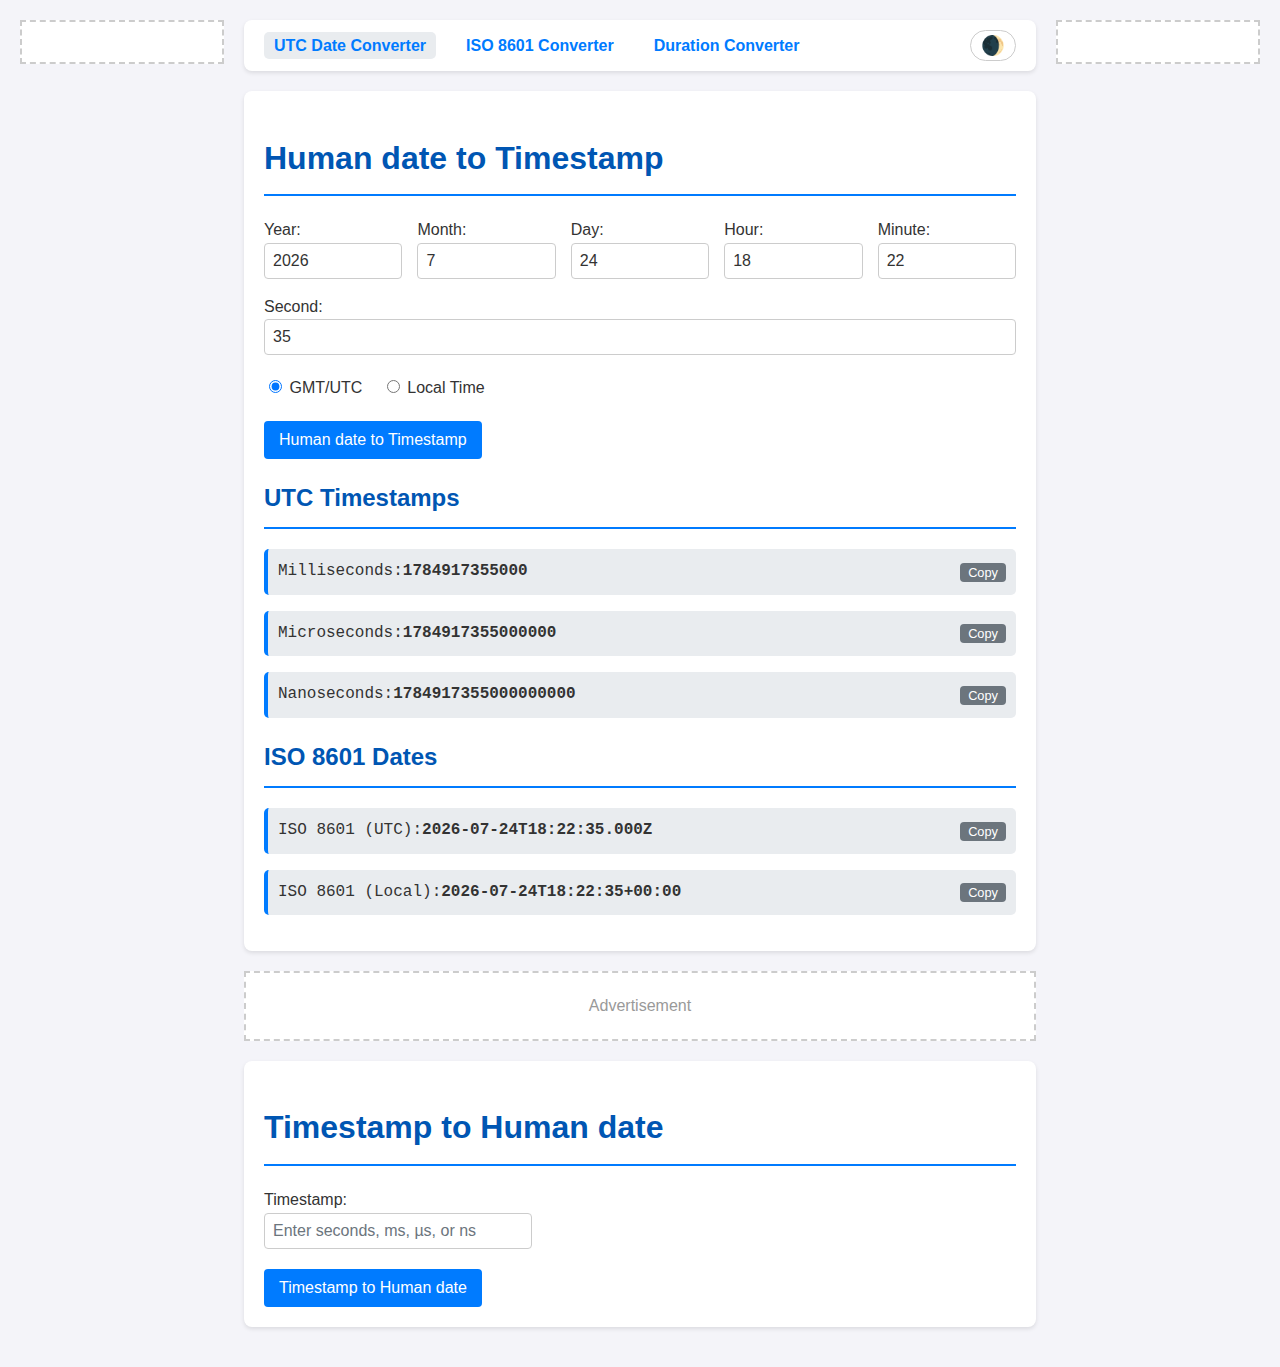
<file: index.html>
<!DOCTYPE html>
<html lang="en">
<head>
    <meta charset="UTF-8">
    <meta name="viewport" content="width=device-width, initial-scale=1.0">
    <meta name="description" content="Free online tool to convert UTC dates to Epoch timestamps (milliseconds, microseconds, nanoseconds) and vice-versa. Includes ISO 8601 format conversion.">
    <meta name="keywords" content="epoch converter, timestamp converter, utc date, human date to timestamp, time tools, nanoseconds, microseconds">
    <title>Epoch &amp; UTC Date Converter | Time Tools</title>
    <link rel="stylesheet" href="style.css">
</head>
<body>
    <div class="page-wrapper">
        <div class="side-ad left-ad">
            <script async src="https://pagead2.googlesyndication.com/pagead/js/adsbygoogle.js?client=ca-pub-1959532382727156"
                 crossorigin="anonymous"></script>
            <!-- time converter -->
            <ins class="adsbygoogle"
                 style="display:block"
                 data-ad-client="ca-pub-1959532382727156"
                 data-ad-slot="9444730198"
                 data-ad-format="auto"
                 data-full-width-responsive="true"></ins>
            <script>
                 (adsbygoogle = window.adsbygoogle || []).push({});
            </script>
        </div>
        <div class="content-wrapper">
            <nav>
                <ul>
            <li><a href="index.html" class="active">UTC Date Converter</a></li>
            <li><a href="iso-converter.html">ISO 8601 Converter</a></li>
            <li><a href="duration-converter.html">Duration Converter</a></li>
            <li class="theme-toggle-container"><button id="theme-toggle">🌓</button></li>
        </ul>
    </nav>

    <div class="card">
        <h1>Human date to Timestamp</h1>

    <div class="container">
        <label>Year: <input type="number" id="year" required></label>
        <label>Month: <input type="number" id="month" min="1" max="12" required></label>
        <label>Day: <input type="number" id="day" min="1" max="31" required></label>
        <label>Hour: <input type="number" id="hour" min="0" max="23" required></label>
        <label>Minute: <input type="number" id="minute" min="0" max="59" required></label>
        <label>Second: <input type="number" id="second" min="0" max="59" required></label>
    </div>

    <div style="margin-bottom: 20px;">
        <input type="radio" id="tz_gmt" name="timezone_type" value="gmt" checked>
        <label for="tz_gmt" style="display: inline;">GMT/UTC</label>
        <input type="radio" id="tz_local" name="timezone_type" value="local" style="margin-left: 20px;">
        <label for="tz_local" style="display: inline;">Local Time</label>
    </div>

    <button id="convertBtn">Human date to Timestamp</button>

    <div id="results">
        <h2>UTC Timestamps</h2>
        <p>Milliseconds: <span id="ms"></span><button class="copy-btn" data-target="ms">Copy</button></p>
        <p>Microseconds: <span id="us"></span><button class="copy-btn" data-target="us">Copy</button></p>
        <p>Nanoseconds: <span id="ns"></span><button class="copy-btn" data-target="ns">Copy</button></p>
    </div>

    <div id="date_to_iso_results">
        <h2>ISO 8601 Dates</h2>
        <p>ISO 8601 (UTC): <span id="date_to_iso_utc"></span><button class="copy-btn" data-target="date_to_iso_utc">Copy</button></p>
        <p>ISO 8601 (Local): <span id="date_to_iso_local"></span><button class="copy-btn" data-target="date_to_iso_local">Copy</button></p>
    </div>
</div>

<div class="ad-placeholder">
    <!-- 
      Your Google AdSense ad unit code can be placed here.
      Sign up for AdSense, create an ad unit, and paste the provided code snippet.
    -->
    Advertisement
</div>

<div class="card">
    <h1>Timestamp to Human date</h1>

    <div class="container">
        <label>Timestamp: <input type="text" id="timestamp" placeholder="Enter seconds, ms, µs, or ns" style="width: 250px;"></label>
    </div>

    <button id="convertTsBtn">Timestamp to Human date</button>

    <div id="ts_results">
        <h2>Converted Dates</h2>
        <p>GMT/UTC Time: <span id="gmt_time"></span><button class="copy-btn" data-target="gmt_time">Copy</button></p>
        <p>Your Local Time: <span id="local_time"></span><button class="copy-btn" data-target="local_time">Copy</button></p>
        <p>Relative Time: <span id="relative_time"></span></p>
    </div>
</div>
        </div>
        <div class="side-ad right-ad">
            <script async src="https://pagead2.googlesyndication.com/pagead/js/adsbygoogle.js?client=ca-pub-1959532382727156"
                 crossorigin="anonymous"></script>
            <!-- time converter -->
            <ins class="adsbygoogle"
                 style="display:block"
                 data-ad-client="ca-pub-1959532382727156"
                 data-ad-slot="9444730198"
                 data-ad-format="auto"
                 data-full-width-responsive="true"></ins>
            <script>
                 (adsbygoogle = window.adsbygoogle || []).push({});
            </script>
        </div>
    </div>

    <script>
        function getRelativeTime(date) {
            const now = new Date();
            const diffInSeconds = (date.getTime() - now.getTime()) / 1000;
            
            const rtf = new Intl.RelativeTimeFormat('en', { numeric: 'auto' });

            const units = [
                { unit: 'year', seconds: 31536000 },
                { unit: 'month', seconds: 2592000 },
                { unit: 'week', seconds: 604800 },
                { unit: 'day', seconds: 86400 },
                { unit: 'hour', seconds: 3600 },
                { unit: 'minute', seconds: 60 },
            ];

            for (const { unit, seconds } of units) {
                if (Math.abs(diffInSeconds) >= seconds) {
                    const value = Math.round(diffInSeconds / seconds);
                    return rtf.format(value, unit);
                }
            }
            
            const value = Math.round(diffInSeconds);
            if (Math.abs(value) > 0) {
                return rtf.format(value, 'second');
            }
            
            return 'just now';
        }

        function copyToClipboard(elementId) {
            const textToCopy = document.getElementById(elementId).textContent;
            if (navigator.clipboard && textToCopy) {
                navigator.clipboard.writeText(textToCopy).then(() => {
                    // Optional: show a temporary "Copied!" message
                    const originalBtn = document.querySelector(`button[data-target='${elementId}']`);
                    if (originalBtn) {
                        const originalText = originalBtn.textContent;
                        originalBtn.textContent = 'Copied!';
                        setTimeout(() => {
                            originalBtn.textContent = originalText;
                        }, 1500);
                    }
                }).catch(err => {
                    console.error('Failed to copy: ', err);
                });
            }
        }
        
        function convertHumanDate() {
            const year = parseInt(document.getElementById('year').value);
            const month = parseInt(document.getElementById('month').value);
            const day = parseInt(document.getElementById('day').value);
            const hour = parseInt(document.getElementById('hour').value) || 0;
            const minute = parseInt(document.getElementById('minute').value) || 0;
            const second = parseInt(document.getElementById('second').value) || 0;

            const isLocal = document.getElementById('tz_local').checked;

            let dateInMs;
            // Month is 0-indexed in JavaScript Date, so we subtract 1.
            if (isLocal) {
                dateInMs = new Date(year, month - 1, day, hour, minute, second).getTime();
            } else {
                dateInMs = Date.UTC(year, month - 1, day, hour, minute, second);
            }

            const resultsDiv = document.getElementById('results');
            const msSpan = document.getElementById('ms');
            const usSpan = document.getElementById('us');
            const nsSpan = document.getElementById('ns');

            const dateToIsoResultsDiv = document.getElementById('date_to_iso_results');
            const isoUtcSpan = document.getElementById('date_to_iso_utc');
            const isoLocalSpan = document.getElementById('date_to_iso_local');

            if (isNaN(dateInMs)) {
                msSpan.textContent = 'Invalid Date';
                usSpan.textContent = 'Invalid Date';
                nsSpan.textContent = 'Invalid Date';
                isoUtcSpan.textContent = 'Invalid Date';
                isoLocalSpan.textContent = 'Invalid Date';
                resultsDiv.style.display = 'block';
                dateToIsoResultsDiv.style.display = 'block';
                return;
            }

            const ms = BigInt(dateInMs);
            const us = ms * 1000n;
            const ns = us * 1000n;

            msSpan.textContent = ms.toString();
            usSpan.textContent = us.toString();
            nsSpan.textContent = ns.toString();
            resultsDiv.style.display = 'block';

            const date = new Date(dateInMs);
            isoUtcSpan.textContent = date.toISOString();

            // For local ISO string, we need to build it manually to include timezone offset
            const tzOffset = -date.getTimezoneOffset();
            const diff = tzOffset >= 0 ? '+' : '-';
            const pad = (num) => (num < 10 ? '0' : '') + num;
            
            const localIsoString = date.getFullYear() +
                '-' + pad(date.getMonth() + 1) +
                '-' + pad(date.getDate()) +
                'T' + pad(date.getHours()) +
                ':' + pad(date.getMinutes()) +
                ':' + pad(date.getSeconds()) +
                diff + pad(Math.floor(Math.abs(tzOffset) / 60)) +
                ':' + pad(Math.abs(tzOffset) % 60);

            isoLocalSpan.textContent = localIsoString;
            dateToIsoResultsDiv.style.display = 'block';
        }

        function convertTimestamp() {
            const timestampStr = document.getElementById('timestamp').value.trim();
            if (!timestampStr) return;

            if (!timestampStr.match(/^\d+$/)) {
                return;
            }

            let timestamp;
            try {
                timestamp = BigInt(timestampStr);
            } catch (e) {
                return;
            }

            let dateInMs;
            // Heuristic to determine unit based on number of digits
            if (timestampStr.length > 16) { // nanoseconds (e.g. 19 digits)
                dateInMs = Number(timestamp / 1000000n);
            } else if (timestampStr.length > 13) { // microseconds (e.g. 16 digits)
                dateInMs = Number(timestamp / 1000n);
            } else if (timestampStr.length > 10) { // milliseconds (e.g. 13 digits)
                dateInMs = Number(timestamp);
            } else { // seconds (e.g. 10 digits)
                dateInMs = Number(timestamp * 1000n);
            }

            const date = new Date(dateInMs);

            const gmtSpan = document.getElementById('gmt_time');
            const localSpan = document.getElementById('local_time');
            const relativeSpan = document.getElementById('relative_time');

            if (isNaN(date.getTime())) {
                gmtSpan.textContent = 'Invalid Timestamp';
                localSpan.textContent = 'Invalid Timestamp';
                relativeSpan.textContent = '';
            } else {
                gmtSpan.textContent = date.toUTCString();
                localSpan.textContent = date.toString();
                relativeSpan.textContent = getRelativeTime(date);
            }
            tsResultsDiv.style.display = 'block';
        }

        document.getElementById('convertBtn').addEventListener('click', convertHumanDate);
        document.querySelectorAll('.card:first-child input').forEach(input => {
            input.addEventListener('input', convertHumanDate);
        });

        // Hide results on page load
        document.getElementById('results').style.display = 'none';
        document.getElementById('date_to_iso_results').style.display = 'none';

        // --- Timestamp to Human Date ---
        const tsResultsDiv = document.getElementById('ts_results');
        tsResultsDiv.style.display = 'none'; // Hide on load

        document.getElementById('convertTsBtn').addEventListener('click', convertTimestamp);
        document.getElementById('timestamp').addEventListener('input', convertTimestamp);

        document.querySelectorAll('.copy-btn').forEach(button => {
            button.addEventListener('click', () => copyToClipboard(button.dataset.target));
        });

        // Prefill date/time inputs with current date/time on page load
        (function() {
            const now = new Date();
            document.getElementById('year').value = now.getFullYear();
            document.getElementById('month').value = now.getMonth() + 1; // Month is 0-indexed
            document.getElementById('day').value = now.getDate();
            document.getElementById('hour').value = now.getHours();
            document.getElementById('minute').value = now.getMinutes();
            document.getElementById('second').value = now.getSeconds();

            // Trigger initial conversion for prefilled values
            convertHumanDate();
        })();

        // --- Theme Toggle ---
        (function() {
            const themeToggle = document.getElementById('theme-toggle');
            const body = document.body;
            
            themeToggle.addEventListener('click', () => {
                body.classList.toggle('dark-mode');
                const isDarkMode = body.classList.contains('dark-mode');
                localStorage.setItem('theme', isDarkMode ? 'dark' : 'light');
                themeToggle.textContent = isDarkMode ? '☀️' : '🌒';
            });

            const savedTheme = localStorage.getItem('theme');
            const prefersDark = window.matchMedia && window.matchMedia('(prefers-color-scheme: dark)').matches;

            if (savedTheme === 'dark' || (!savedTheme && prefersDark)) {
                body.classList.add('dark-mode');
                themeToggle.textContent = '☀️';
            } else {
                body.classList.remove('dark-mode');
                themeToggle.textContent = '🌒';
            }
        })();
    </script>
</body>
</html>
</file>
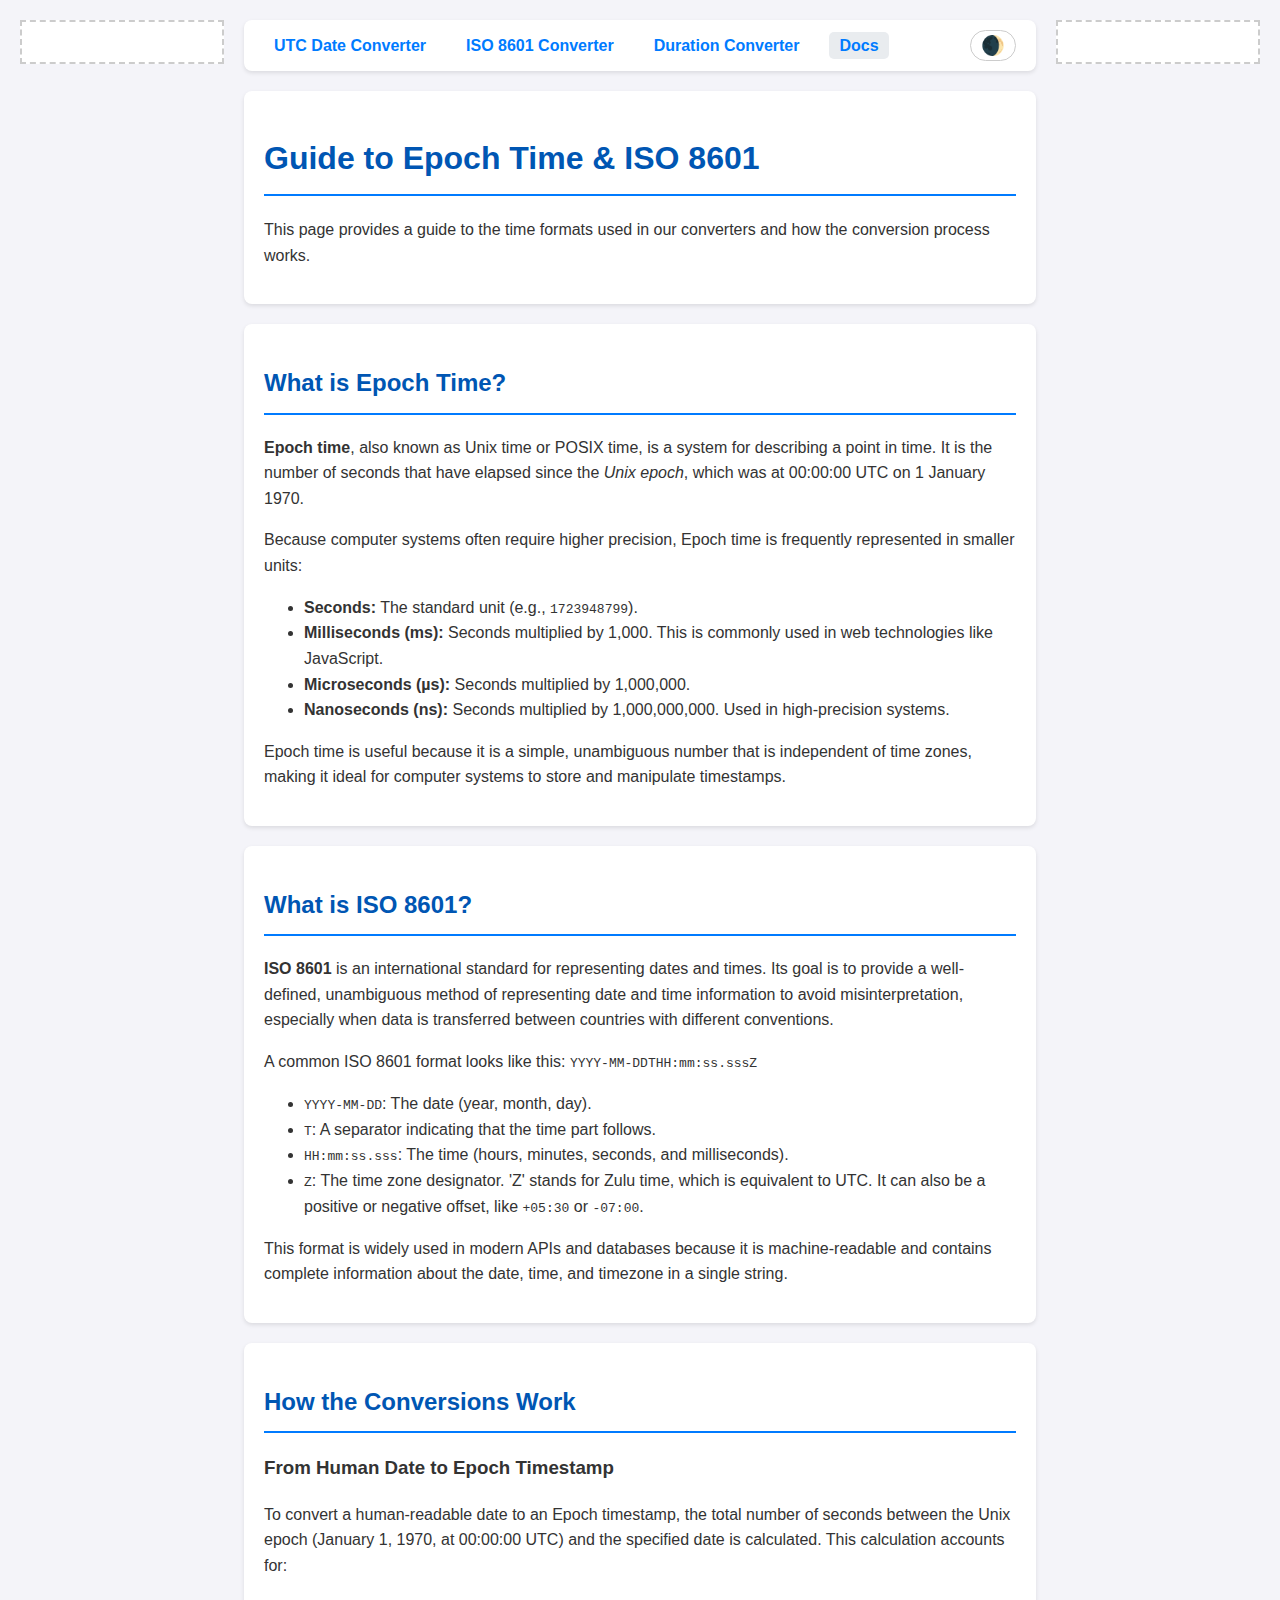
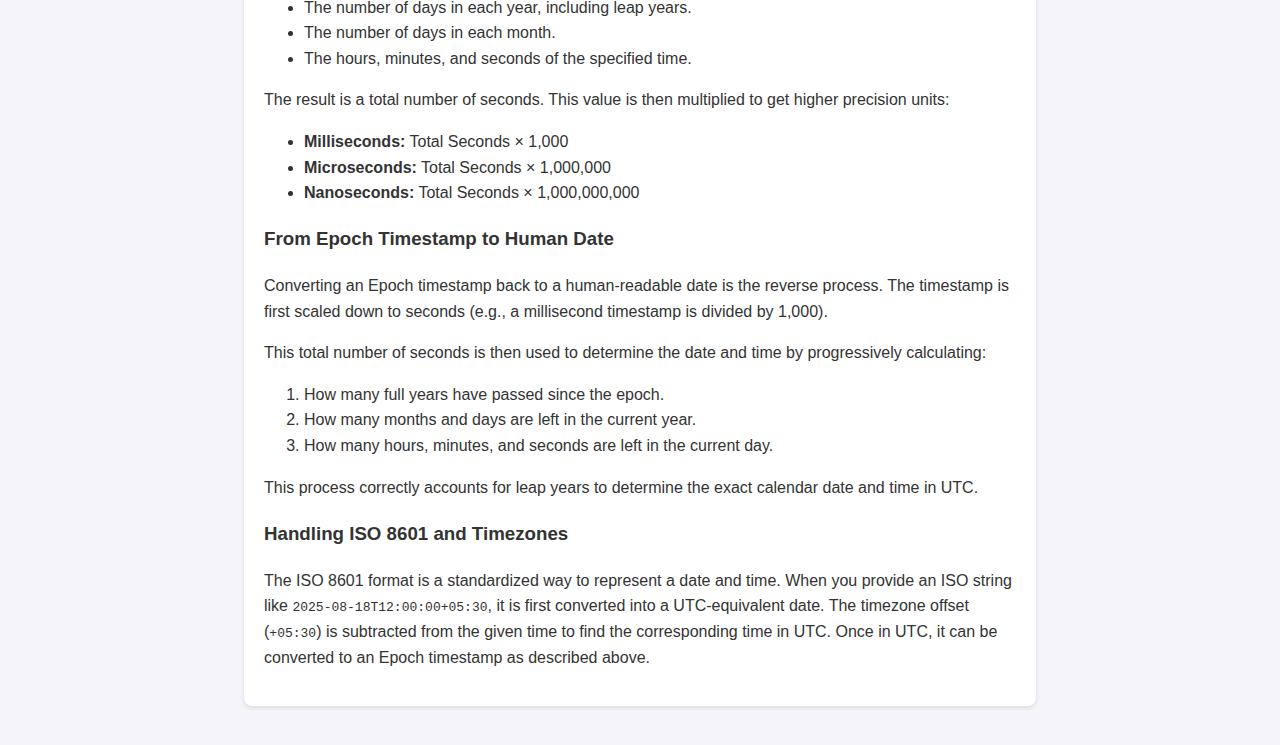
<file: docs.html>
<!DOCTYPE html>
<html lang="en">
<head>
    <meta charset="UTF-8">
    <meta name="viewport" content="width=device-width, initial-scale=1.0">
    <meta name="description" content="A comprehensive guide to Epoch (Unix) timestamps and the ISO 8601 date format. Learn what they are, how they work, and how to convert between them.">
    <meta name="keywords" content="epoch time, unix time, iso 8601, what is epoch, what is iso 8601, timestamp documentation, date format guide, epoch guide">
    <title>Guide to Epoch Time &amp; ISO 8601 | Time Tools Docs</title>
    <link rel="stylesheet" href="style.css">
</head>
<body>
    <div class="page-wrapper">
        <div class="side-ad left-ad">
            <script async src="https://pagead2.googlesyndication.com/pagead/js/adsbygoogle.js?client=ca-pub-1959532382727156"
                 crossorigin="anonymous"></script>
            <!-- time converter -->
            <ins class="adsbygoogle"
                 style="display:block"
                 data-ad-client="ca-pub-1959532382727156"
                 data-ad-slot="9444730198"
                 data-ad-format="auto"
                 data-full-width-responsive="true"></ins>
            <script>
                 (adsbygoogle = window.adsbygoogle || []).push({});
            </script>
        </div>
        <div class="content-wrapper">
            <nav>
                <ul>
                    <li><a href="index.html">UTC Date Converter</a></li>
                    <li><a href="iso-converter.html">ISO 8601 Converter</a></li>
                    <li><a href="duration-converter.html">Duration Converter</a></li>
                    <li><a href="docs.html" class="active">Docs</a></li>
                    <li class="theme-toggle-container"><button id="theme-toggle">🌓</button></li>
                </ul>
            </nav>

            <div class="card">
                <h1>Guide to Epoch Time &amp; ISO 8601</h1>
                <p>This page provides a guide to the time formats used in our converters and how the conversion process works.</p>
            </div>

            <div class="card">
                <h2>What is Epoch Time?</h2>
                <p><strong>Epoch time</strong>, also known as Unix time or POSIX time, is a system for describing a point in time. It is the number of seconds that have elapsed since the <em>Unix epoch</em>, which was at 00:00:00 UTC on 1 January 1970.</p>
                <p>Because computer systems often require higher precision, Epoch time is frequently represented in smaller units:</p>
                <ul>
                    <li><strong>Seconds:</strong> The standard unit (e.g., <code>1723948799</code>).</li>
                    <li><strong>Milliseconds (ms):</strong> Seconds multiplied by 1,000. This is commonly used in web technologies like JavaScript.</li>
                    <li><strong>Microseconds (µs):</strong> Seconds multiplied by 1,000,000.</li>
                    <li><strong>Nanoseconds (ns):</strong> Seconds multiplied by 1,000,000,000. Used in high-precision systems.</li>
                </ul>
                <p>Epoch time is useful because it is a simple, unambiguous number that is independent of time zones, making it ideal for computer systems to store and manipulate timestamps.</p>
            </div>

            <div class="card">
                <h2>What is ISO 8601?</h2>
                <p><strong>ISO 8601</strong> is an international standard for representing dates and times. Its goal is to provide a well-defined, unambiguous method of representing date and time information to avoid misinterpretation, especially when data is transferred between countries with different conventions.</p>
                <p>A common ISO 8601 format looks like this: <code>YYYY-MM-DDTHH:mm:ss.sssZ</code></p>
                <ul>
                    <li><code>YYYY-MM-DD</code>: The date (year, month, day).</li>
                    <li><code>T</code>: A separator indicating that the time part follows.</li>
                    <li><code>HH:mm:ss.sss</code>: The time (hours, minutes, seconds, and milliseconds).</li>
                    <li><code>Z</code>: The time zone designator. 'Z' stands for Zulu time, which is equivalent to UTC. It can also be a positive or negative offset, like <code>+05:30</code> or <code>-07:00</code>.</li>
                </ul>
                <p>This format is widely used in modern APIs and databases because it is machine-readable and contains complete information about the date, time, and timezone in a single string.</p>
            </div>

            <div class="card">
                <h2>How the Conversions Work</h2>
                
                <h3>From Human Date to Epoch Timestamp</h3>
                <p>To convert a human-readable date to an Epoch timestamp, the total number of seconds between the Unix epoch (January 1, 1970, at 00:00:00 UTC) and the specified date is calculated. This calculation accounts for:</p>
                <ul>
                    <li>The number of days in each year, including leap years.</li>
                    <li>The number of days in each month.</li>
                    <li>The hours, minutes, and seconds of the specified time.</li>
                </ul>
                <p>The result is a total number of seconds. This value is then multiplied to get higher precision units:</p>
                <ul>
                    <li><strong>Milliseconds:</strong> Total Seconds × 1,000</li>
                    <li><strong>Microseconds:</strong> Total Seconds × 1,000,000</li>
                    <li><strong>Nanoseconds:</strong> Total Seconds × 1,000,000,000</li>
                </ul>

                <h3>From Epoch Timestamp to Human Date</h3>
                <p>Converting an Epoch timestamp back to a human-readable date is the reverse process. The timestamp is first scaled down to seconds (e.g., a millisecond timestamp is divided by 1,000).</p>
                <p>This total number of seconds is then used to determine the date and time by progressively calculating:</p>
                <ol>
                    <li>How many full years have passed since the epoch.</li>
                    <li>How many months and days are left in the current year.</li>
                    <li>How many hours, minutes, and seconds are left in the current day.</li>
                </ol>
                <p>This process correctly accounts for leap years to determine the exact calendar date and time in UTC.</p>

                <h3>Handling ISO 8601 and Timezones</h3>
                <p>The ISO 8601 format is a standardized way to represent a date and time. When you provide an ISO string like <code>2025-08-18T12:00:00+05:30</code>, it is first converted into a UTC-equivalent date. The timezone offset (<code>+05:30</code>) is subtracted from the given time to find the corresponding time in UTC. Once in UTC, it can be converted to an Epoch timestamp as described above.</p>
            </div>
        </div>
        <div class="side-ad right-ad">
            <script async src="https://pagead2.googlesyndication.com/pagead/js/adsbygoogle.js?client=ca-pub-1959532382727156"
                 crossorigin="anonymous"></script>
            <!-- time converter -->
            <ins class="adsbygoogle"
                 style="display:block"
                 data-ad-client="ca-pub-1959532382727156"
                 data-ad-slot="9444730198"
                 data-ad-format="auto"
                 data-full-width-responsive="true"></ins>
            <script>
                 (adsbygoogle = window.adsbygoogle || []).push({});
            </script>
        </div>
    </div>
    <script>
        // --- Theme Toggle ---
        (function() {
            const themeToggle = document.getElementById('theme-toggle');
            const body = document.body;
            
            themeToggle.addEventListener('click', () => {
                body.classList.toggle('dark-mode');
                const isDarkMode = body.classList.contains('dark-mode');
                localStorage.setItem('theme', isDarkMode ? 'dark' : 'light');
                themeToggle.textContent = isDarkMode ? '☀️' : '🌒';
            });

            const savedTheme = localStorage.getItem('theme');
            const prefersDark = window.matchMedia && window.matchMedia('(prefers-color-scheme: dark)').matches;

            if (savedTheme === 'dark' || (!savedTheme && prefersDark)) {
                body.classList.add('dark-mode');
                themeToggle.textContent = '☀️';
            } else {
                body.classList.remove('dark-mode');
                themeToggle.textContent = '🌒';
            }
        })();
    </script>
</body>
</html>
</file>
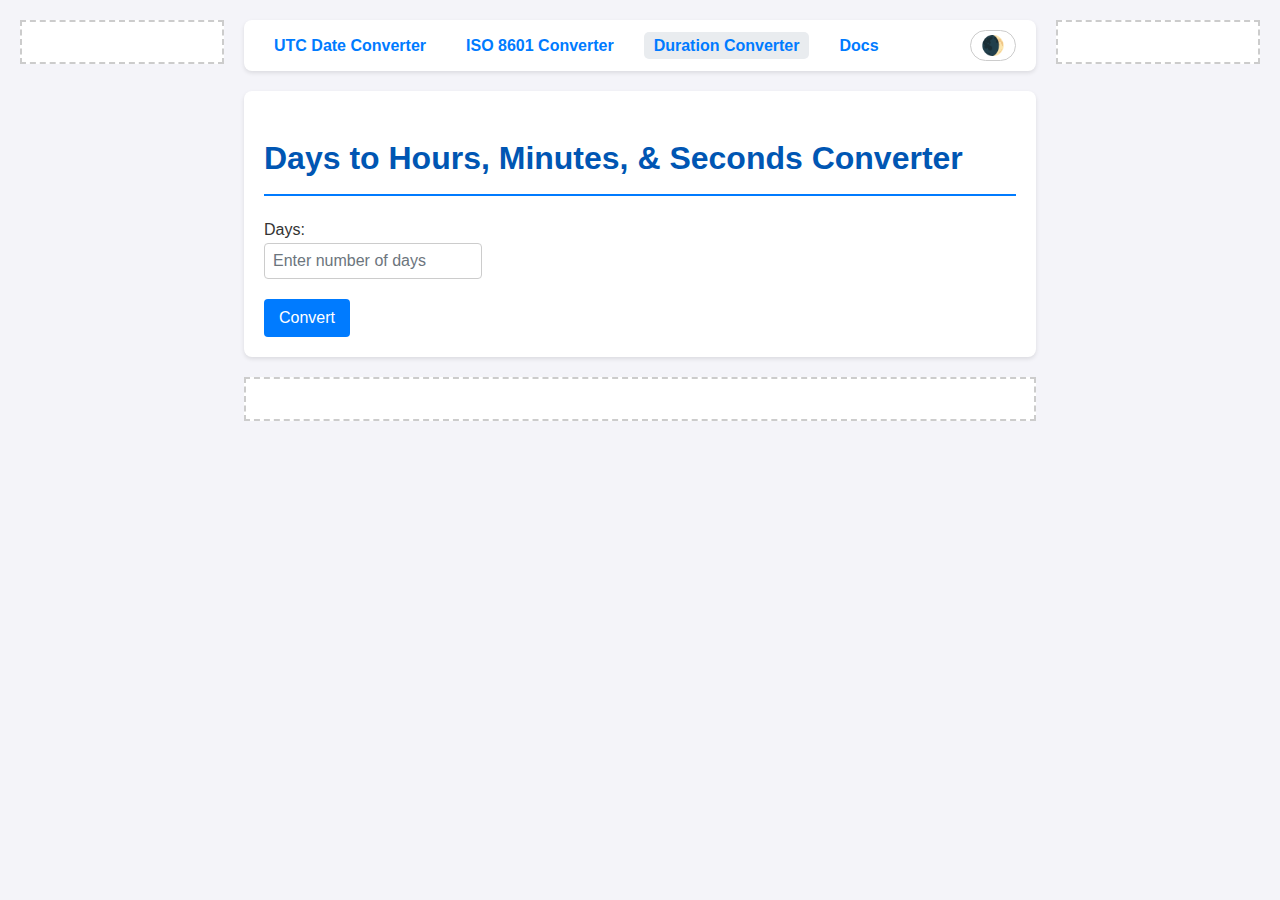
<file: duration-converter.html>
<!DOCTYPE html>
<html lang="en">
<head>
    <meta charset="UTF-8">
    <meta name="viewport" content="width=device-width, initial-scale=1.0">
    <meta name="description" content="An easy-to-use online tool for converting a duration from days into the equivalent number of hours, minutes, and seconds. Useful for time calculations and planning.">
    <meta name="keywords" content="duration converter, days to hours, days to minutes, days to seconds, time calculation, time converter, duration calculator">
    <title>Duration Converter: Days to Hours, Minutes &amp; Seconds | Time Tools</title>
    <link rel="icon" href="favicon.svg" type="image/svg+xml">
    <link rel="stylesheet" href="style.css">
</head>
<body>
    <div class="page-wrapper">
        <div class="side-ad left-ad">
            <script async src="https://pagead2.googlesyndication.com/pagead/js/adsbygoogle.js?client=ca-pub-1959532382727156"
                 crossorigin="anonymous"></script>
            <!-- time converter -->
            <ins class="adsbygoogle"
                 style="display:block"
                 data-ad-client="ca-pub-1959532382727156"
                 data-ad-slot="9444730198"
                 data-ad-format="auto"
                 data-full-width-responsive="true"></ins>
            <script>
                 (adsbygoogle = window.adsbygoogle || []).push({});
            </script>
        </div>
        <div class="content-wrapper">
            <nav>
                <ul>
            <li><a href="index.html">UTC Date Converter</a></li>
            <li><a href="iso-converter.html">ISO 8601 Converter</a></li>
            <li><a href="duration-converter.html" class="active">Duration Converter</a></li>
            <li><a href="docs.html">Docs</a></li>
            <li class="theme-toggle-container"><button id="theme-toggle">🌓</button></li>
        </ul>
    </nav>

    <div class="card">
        <h1>Days to Hours, Minutes, &amp; Seconds Converter</h1>

        <div class="container">
            <label>Days: <input type="number" id="days_input" placeholder="Enter number of days" min="0" style="width: 200px;"></label>
        </div>

        <button id="convertDurationBtn">Convert</button>

        <div id="duration_results">
            <h2>Calculated Duration</h2>
            <p>Hours: <span id="duration_hours"></span><button class="copy-btn" data-target="duration_hours">Copy</button></p>
            <p>Minutes: <span id="duration_minutes"></span><button class="copy-btn" data-target="duration_minutes">Copy</button></p>
            <p>Seconds: <span id="duration_seconds"></span><button class="copy-btn" data-target="duration_seconds">Copy</button></p>
        </div>
    </div>

    <div class="ad-placeholder">
        <script async src="https://pagead2.googlesyndication.com/pagead/js/adsbygoogle.js?client=ca-pub-1959532382727156"
             crossorigin="anonymous"></script>
        <!-- time converter -->
        <ins class="adsbygoogle"
             style="display:block"
             data-ad-client="ca-pub-1959532382727156"
             data-ad-slot="9444730198"
             data-ad-format="auto"
             data-full-width-responsive="true"></ins>
        <script>
             (adsbygoogle = window.adsbygoogle || []).push({});
        </script>
    </div>
        </div>
        <div class="side-ad right-ad">
            <script async src="https://pagead2.googlesyndication.com/pagead/js/adsbygoogle.js?client=ca-pub-1959532382727156"
                 crossorigin="anonymous"></script>
            <!-- time converter -->
            <ins class="adsbygoogle"
                 style="display:block"
                 data-ad-client="ca-pub-1959532382727156"
                 data-ad-slot="9444730198"
                 data-ad-format="auto"
                 data-full-width-responsive="true"></ins>
            <script>
                 (adsbygoogle = window.adsbygoogle || []).push({});
            </script>
        </div>
    </div>

    <script>
        function copyToClipboard(elementId) {
            const textToCopy = document.getElementById(elementId).textContent;
            if (navigator.clipboard && textToCopy) {
                navigator.clipboard.writeText(textToCopy).then(() => {
                    const originalBtn = document.querySelector(`button[data-target='${elementId}']`);
                    if (originalBtn) {
                        const originalText = originalBtn.textContent;
                        originalBtn.textContent = 'Copied!';
                        setTimeout(() => {
                            originalBtn.textContent = originalText;
                        }, 1500);
                    }
                }).catch(err => {
                    console.error('Failed to copy: ', err);
                });
            }
        }

        function convertDuration() {
            const daysInput = document.getElementById('days_input').value;
            const days = parseFloat(daysInput);

            const resultsDiv = document.getElementById('duration_results');
            const hoursSpan = document.getElementById('duration_hours');
            const minutesSpan = document.getElementById('duration_minutes');
            const secondsSpan = document.getElementById('duration_seconds');

            if (isNaN(days) || days < 0) {
                hoursSpan.textContent = 'Invalid input';
                minutesSpan.textContent = 'Invalid input';
                secondsSpan.textContent = 'Invalid input';
            } else {
                const hours = days * 24;
                const minutes = hours * 60;
                const seconds = minutes * 60;

                hoursSpan.textContent = hours.toLocaleString();
                minutesSpan.textContent = minutes.toLocaleString();
                secondsSpan.textContent = seconds.toLocaleString();
            }
            resultsDiv.style.display = 'block';
        }

        document.getElementById('convertDurationBtn').addEventListener('click', convertDuration);
        document.getElementById('days_input').addEventListener('input', convertDuration);

        document.querySelectorAll('.copy-btn').forEach(button => {
            button.addEventListener('click', () => copyToClipboard(button.dataset.target));
        });

        // Hide results on page load
        document.getElementById('duration_results').style.display = 'none';

        // --- Theme Toggle ---
        (function() {
            const themeToggle = document.getElementById('theme-toggle');
            const body = document.body;
            
            themeToggle.addEventListener('click', () => {
                body.classList.toggle('dark-mode');
                const isDarkMode = body.classList.contains('dark-mode');
                localStorage.setItem('theme', isDarkMode ? 'dark' : 'light');
                themeToggle.textContent = isDarkMode ? '☀️' : '🌒';
            });

            const savedTheme = localStorage.getItem('theme');
            const prefersDark = window.matchMedia && window.matchMedia('(prefers-color-scheme: dark)').matches;

            if (savedTheme === 'dark' || (!savedTheme && prefersDark)) {
                body.classList.add('dark-mode');
                themeToggle.textContent = '☀️';
            } else {
                body.classList.remove('dark-mode');
                themeToggle.textContent = '🌒';
            }
        })();
    </script>
</body>
</html>
</file>
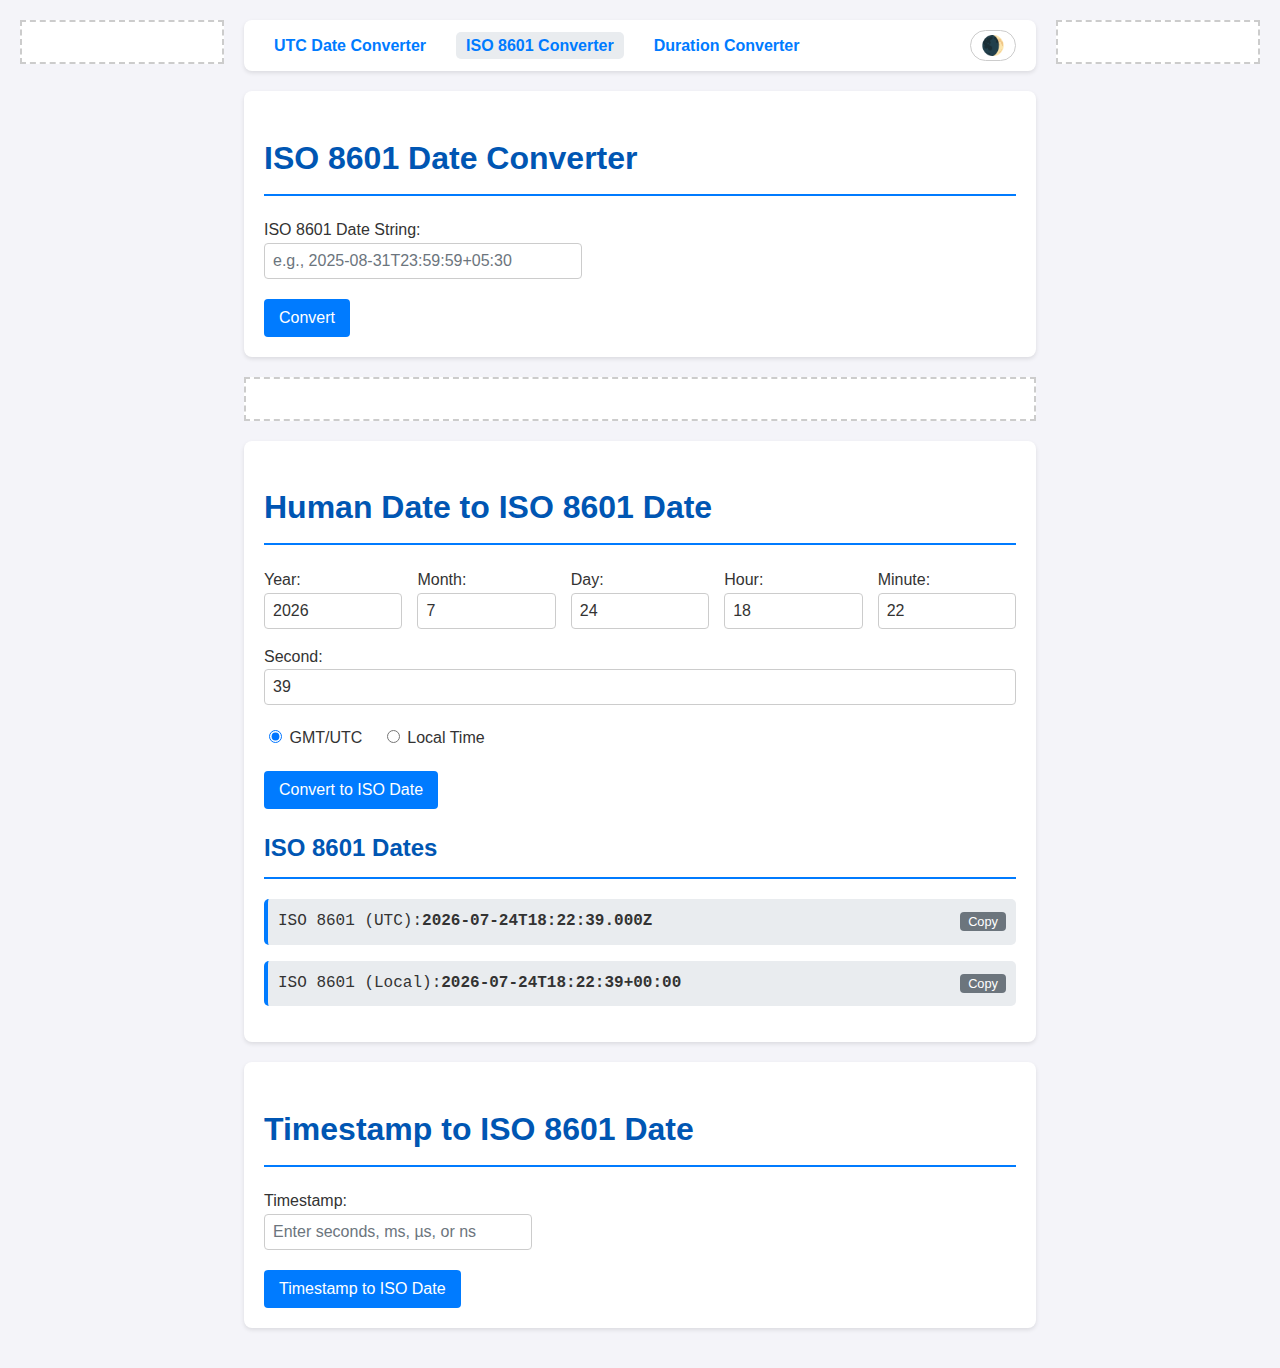
<file: iso-converter.html>
<!DOCTYPE html>
<html lang="en">
<head>
    <meta charset="UTF-8">
    <meta name="viewport" content="width=device-width, initial-scale=1.0">
    <meta name="description" content="Convert ISO 8601 date strings to timestamps and human-readable formats. Also convert timestamps and human dates to ISO 8601 format.">
    <meta name="keywords" content="iso 8601 converter, date converter, timezone, timestamp, utc, local time">
    <title>ISO 8601 Date Converter | Time Tools</title>
    <link rel="stylesheet" href="style.css">
</head>
<body>
    <div class="page-wrapper">
        <div class="side-ad left-ad">
            <script async src="https://pagead2.googlesyndication.com/pagead/js/adsbygoogle.js?client=ca-pub-1959532382727156"
                 crossorigin="anonymous"></script>
            <!-- time converter -->
            <ins class="adsbygoogle"
                 style="display:block"
                 data-ad-client="ca-pub-1959532382727156"
                 data-ad-slot="9444730198"
                 data-ad-format="auto"
                 data-full-width-responsive="true"></ins>
            <script>
                 (adsbygoogle = window.adsbygoogle || []).push({});
            </script>
        </div>
        <div class="content-wrapper">
            <nav>
                <ul>
            <li><a href="index.html">UTC Date Converter</a></li>
            <li><a href="iso-converter.html" class="active">ISO 8601 Converter</a></li>
            <li><a href="duration-converter.html">Duration Converter</a></li>
            <li class="theme-toggle-container"><button id="theme-toggle">🌓</button></li>
        </ul>
    </nav>

    <div class="card">
        <h1>ISO 8601 Date Converter</h1>

        <div class="container">
            <label>ISO 8601 Date String: <input type="text" id="iso_string" placeholder="e.g., 2025-08-31T23:59:59+05:30" style="width: 300px;"></label>
        </div>

        <button id="convertIsoBtn">Convert</button>

        <div id="iso_results">
            <h2>UTC Timestamps</h2>
            <p>Milliseconds: <span id="iso_ms"></span><button class="copy-btn" data-target="iso_ms">Copy</button></p>
            <p>Microseconds: <span id="iso_us"></span><button class="copy-btn" data-target="iso_us">Copy</button></p>
            <p>Nanoseconds: <span id="iso_ns"></span><button class="copy-btn" data-target="iso_ns">Copy</button></p>
        </div>

        <div id="iso_date_results">
            <h2>Converted Dates</h2>
            <p>GMT/UTC Time: <span id="iso_date_gmt_time"></span><button class="copy-btn" data-target="iso_date_gmt_time">Copy</button></p>
            <p>Your Local Time: <span id="iso_date_local_time"></span><button class="copy-btn" data-target="iso_date_local_time">Copy</button></p>
            <p>Relative Time: <span id="iso_date_relative_time"></span></p>
        </div>
    </div>

    <div class="ad-placeholder">
        <script async src="https://pagead2.googlesyndication.com/pagead/js/adsbygoogle.js?client=ca-pub-1959532382727156"
             crossorigin="anonymous"></script>
        <!-- time converter -->
        <ins class="adsbygoogle"
             style="display:block"
             data-ad-client="ca-pub-1959532382727156"
             data-ad-slot="9444730198"
             data-ad-format="auto"
             data-full-width-responsive="true"></ins>
        <script>
             (adsbygoogle = window.adsbygoogle || []).push({});
        </script>
    </div>

    <div class="card">
        <h1>Human Date to ISO 8601 Date</h1>

        <div class="container">
            <label>Year: <input type="number" id="hd_year" required></label>
            <label>Month: <input type="number" id="hd_month" min="1" max="12" required></label>
            <label>Day: <input type="number" id="hd_day" min="1" max="31" required></label>
            <label>Hour: <input type="number" id="hd_hour" min="0" max="23" required></label>
            <label>Minute: <input type="number" id="hd_minute" min="0" max="59" required></label>
            <label>Second: <input type="number" id="hd_second" min="0" max="59" required></label>
        </div>

        <div style="margin-bottom: 20px;">
            <input type="radio" id="hd_tz_gmt" name="hd_timezone_type" value="gmt" checked>
            <label for="hd_tz_gmt" style="display: inline;">GMT/UTC</label>
            <input type="radio" id="hd_tz_local" name="hd_timezone_type" value="local" style="margin-left: 20px;">
            <label for="hd_tz_local" style="display: inline;">Local Time</label>
        </div>

        <button id="convertHdBtn">Convert to ISO Date</button>

        <div id="hd_results">
            <h2>ISO 8601 Dates</h2>
            <p>ISO 8601 (UTC): <span id="hd_iso_utc"></span><button class="copy-btn" data-target="hd_iso_utc">Copy</button></p>
            <p>ISO 8601 (Local): <span id="hd_iso_local"></span><button class="copy-btn" data-target="hd_iso_local">Copy</button></p>
        </div>
    </div>

    <div class="card">
        <h1>Timestamp to ISO 8601 Date</h1>

        <div class="container">
            <label>Timestamp: <input type="text" id="timestamp" placeholder="Enter seconds, ms, µs, or ns" style="width: 250px;"></label>
        </div>

        <button id="convertTsBtn">Timestamp to ISO Date</button>

        <div id="ts_results">
            <h2>Converted Dates</h2>
            <p>ISO 8601 (UTC): <span id="iso_utc_time"></span><button class="copy-btn" data-target="iso_utc_time">Copy</button></p>
            <p>ISO 8601 (Local): <span id="iso_local_time"></span><button class="copy-btn" data-target="iso_local_time">Copy</button></p>
        </div>
    </div>
        </div>
        <div class="side-ad right-ad">
            <script async src="https://pagead2.googlesyndication.com/pagead/js/adsbygoogle.js?client=ca-pub-1959532382727156"
                 crossorigin="anonymous"></script>
            <!-- time converter -->
            <ins class="adsbygoogle"
                 style="display:block"
                 data-ad-client="ca-pub-1959532382727156"
                 data-ad-slot="9444730198"
                 data-ad-format="auto"
                 data-full-width-responsive="true"></ins>
            <script>
                 (adsbygoogle = window.adsbygoogle || []).push({});
            </script>
        </div>
    </div>

    <script>
        function getRelativeTime(date) {
            const now = new Date();
            const diffInSeconds = (date.getTime() - now.getTime()) / 1000;
            
            const rtf = new Intl.RelativeTimeFormat('en', { numeric: 'auto' });

            const units = [
                { unit: 'year', seconds: 31536000 },
                { unit: 'month', seconds: 2592000 },
                { unit: 'week', seconds: 604800 },
                { unit: 'day', seconds: 86400 },
                { unit: 'hour', seconds: 3600 },
                { unit: 'minute', seconds: 60 },
            ];

            for (const { unit, seconds } of units) {
                if (Math.abs(diffInSeconds) >= seconds) {
                    const value = Math.round(diffInSeconds / seconds);
                    return rtf.format(value, unit);
                }
            }
            
            const value = Math.round(diffInSeconds);
            if (Math.abs(value) > 0) {
                return rtf.format(value, 'second');
            }
            
            return 'just now';
        }

        function copyToClipboard(elementId) {
            const textToCopy = document.getElementById(elementId).textContent;
            if (navigator.clipboard && textToCopy) {
                navigator.clipboard.writeText(textToCopy).then(() => {
                    const originalBtn = document.querySelector(`button[data-target='${elementId}']`);
                    if (originalBtn) {
                        const originalText = originalBtn.textContent;
                        originalBtn.textContent = 'Copied!';
                        setTimeout(() => {
                            originalBtn.textContent = originalText;
                        }, 1500);
                    }
                }).catch(err => {
                    console.error('Failed to copy: ', err);
                });
            }
        }

        function convertFromIsoString() {
            const isoString = document.getElementById('iso_string').value.trim();
            if (!isoString) return;

            const date = new Date(isoString);
            const dateInMs = date.getTime();

            const resultsDiv = document.getElementById('iso_results');
            const msSpan = document.getElementById('iso_ms');
            const usSpan = document.getElementById('iso_us');
            const nsSpan = document.getElementById('iso_ns');

            const dateResultsDiv = document.getElementById('iso_date_results');
            const gmtSpan = document.getElementById('iso_date_gmt_time');
            const localSpan = document.getElementById('iso_date_local_time');
            const relativeSpan = document.getElementById('iso_date_relative_time');

            if (isNaN(dateInMs)) {
                msSpan.textContent = 'Invalid Date String';
                usSpan.textContent = 'Invalid Date String';
                nsSpan.textContent = 'Invalid Date String';
                
                gmtSpan.textContent = 'Invalid Date String';
                localSpan.textContent = 'Invalid Date String';
                relativeSpan.textContent = '';
            } else {
                const ms = BigInt(dateInMs);
                const us = ms * 1000n;
                const ns = us * 1000n;

                msSpan.textContent = ms.toString();
                usSpan.textContent = us.toString();
                nsSpan.textContent = ns.toString();

                gmtSpan.textContent = date.toUTCString();
                localSpan.textContent = date.toString();
                relativeSpan.textContent = getRelativeTime(date);
            }
            resultsDiv.style.display = 'block';
            dateResultsDiv.style.display = 'block';
        }

        function convertFromHumanDate() {
            const year = parseInt(document.getElementById('hd_year').value);
            const month = parseInt(document.getElementById('hd_month').value);
            const day = parseInt(document.getElementById('hd_day').value);
            const hour = parseInt(document.getElementById('hd_hour').value) || 0;
            const minute = parseInt(document.getElementById('hd_minute').value) || 0;
            const second = parseInt(document.getElementById('hd_second').value) || 0;

            const isLocal = document.getElementById('hd_tz_local').checked;

            let dateInMs;
            // Month is 0-indexed in JavaScript Date, so we subtract 1.
            if (isLocal) {
                dateInMs = new Date(year, month - 1, day, hour, minute, second).getTime();
            } else {
                dateInMs = Date.UTC(year, month - 1, day, hour, minute, second);
            }

            const hdResultsDiv = document.getElementById('hd_results');
            const isoUtcSpan = document.getElementById('hd_iso_utc');
            const isoLocalSpan = document.getElementById('hd_iso_local');

            if (isNaN(dateInMs)) {
                isoUtcSpan.textContent = 'Invalid Date';
                isoLocalSpan.textContent = 'Invalid Date';
            } else {
                const date = new Date(dateInMs);
                isoUtcSpan.textContent = date.toISOString();

                // For local ISO string, we need to build it manually to include timezone offset
                const tzOffset = -date.getTimezoneOffset();
                const diff = tzOffset >= 0 ? '+' : '-';
                const pad = (num) => (num < 10 ? '0' : '') + num;
                
                const localIsoString = date.getFullYear() +
                    '-' + pad(date.getMonth() + 1) +
                    '-' + pad(date.getDate()) +
                    'T' + pad(date.getHours()) +
                    ':' + pad(date.getMinutes()) +
                    ':' + pad(date.getSeconds()) +
                    diff + pad(Math.floor(Math.abs(tzOffset) / 60)) +
                    ':' + pad(Math.abs(tzOffset) % 60);

                isoLocalSpan.textContent = localIsoString;
            }
            hdResultsDiv.style.display = 'block';
        }

        function convertFromTimestamp() {
            const timestampStr = document.getElementById('timestamp').value.trim();
            if (!timestampStr) return;

            if (!timestampStr.match(/^\d+$/)) {
                return;
            }

            let timestamp;
            try {
                timestamp = BigInt(timestampStr);
            } catch (e) {
                alert("Invalid timestamp value. It might be too large.");
                return;
            }

            let dateInMs;
            if (timestampStr.length > 16) { // nanoseconds
                dateInMs = Number(timestamp / 1000000n);
            } else if (timestampStr.length > 13) { // microseconds
                dateInMs = Number(timestamp / 1000n);
            } else if (timestampStr.length > 10) { // milliseconds
                dateInMs = Number(timestamp);
            } else { // seconds
                dateInMs = Number(timestamp * 1000n);
            }

            const date = new Date(dateInMs);

            const isoUtcSpan = document.getElementById('iso_utc_time');
            const isoLocalSpan = document.getElementById('iso_local_time');
            
            if (isNaN(date.getTime())) {
                isoUtcSpan.textContent = 'Invalid Timestamp';
                isoLocalSpan.textContent = 'Invalid Timestamp';
            } else {
                isoUtcSpan.textContent = date.toISOString();
                
                // For local ISO string, we need to build it manually to include timezone offset
                const tzOffset = -date.getTimezoneOffset();
                const diff = tzOffset >= 0 ? '+' : '-';
                const pad = (num) => (num < 10 ? '0' : '') + num;
                
                const localIsoString = date.getFullYear() +
                    '-' + pad(date.getMonth() + 1) +
                    '-' + pad(date.getDate()) +
                    'T' + pad(date.getHours()) +
                    ':' + pad(date.getMinutes()) +
                    ':' + pad(date.getSeconds()) +
                    diff + pad(Math.floor(Math.abs(tzOffset) / 60)) +
                    ':' + pad(Math.abs(tzOffset) % 60);

                isoLocalSpan.textContent = localIsoString;
            }
            document.getElementById('ts_results').style.display = 'block';
        }

        // --- Event Listeners ---
        document.getElementById('convertIsoBtn').addEventListener('click', convertFromIsoString);
        document.getElementById('iso_string').addEventListener('input', convertFromIsoString);

        document.getElementById('convertHdBtn').addEventListener('click', convertFromHumanDate);
        document.querySelectorAll('.card:nth-child(3) input').forEach(input => {
            input.addEventListener('input', convertFromHumanDate);
        });

        document.getElementById('convertTsBtn').addEventListener('click', convertFromTimestamp);
        document.getElementById('timestamp').addEventListener('input', convertFromTimestamp);

        document.querySelectorAll('.copy-btn').forEach(button => {
            button.addEventListener('click', () => copyToClipboard(button.dataset.target));
        });

        // Prefill human date inputs with current date/time on page load
        (function() {
            const now = new Date();
            document.getElementById('hd_year').value = now.getFullYear();
            document.getElementById('hd_month').value = now.getMonth() + 1; // Month is 0-indexed
            document.getElementById('hd_day').value = now.getDate();
            document.getElementById('hd_hour').value = now.getHours();
            document.getElementById('hd_minute').value = now.getMinutes();
            document.getElementById('hd_second').value = now.getSeconds();
        })();

        // Hide results on page load
        document.getElementById('iso_results').style.display = 'none';
        document.getElementById('ts_results').style.display = 'none';
        document.getElementById('iso_date_results').style.display = 'none';
        document.getElementById('hd_results').style.display = 'none';

        // Trigger initial conversion for prefilled human date
        convertFromHumanDate();

        // --- Theme Toggle ---
        (function() {
            const themeToggle = document.getElementById('theme-toggle');
            const body = document.body;
            
            themeToggle.addEventListener('click', () => {
                body.classList.toggle('dark-mode');
                const isDarkMode = body.classList.contains('dark-mode');
                localStorage.setItem('theme', isDarkMode ? 'dark' : 'light');
                themeToggle.textContent = isDarkMode ? '☀️' : '🌒';
            });

            const savedTheme = localStorage.getItem('theme');
            const prefersDark = window.matchMedia && window.matchMedia('(prefers-color-scheme: dark)').matches;

            if (savedTheme === 'dark' || (!savedTheme && prefersDark)) {
                body.classList.add('dark-mode');
                themeToggle.textContent = '☀️';
            } else {
                body.classList.remove('dark-mode');
                themeToggle.textContent = '🌒';
            }
        })();
    </script>
</body>
</html>
</file>
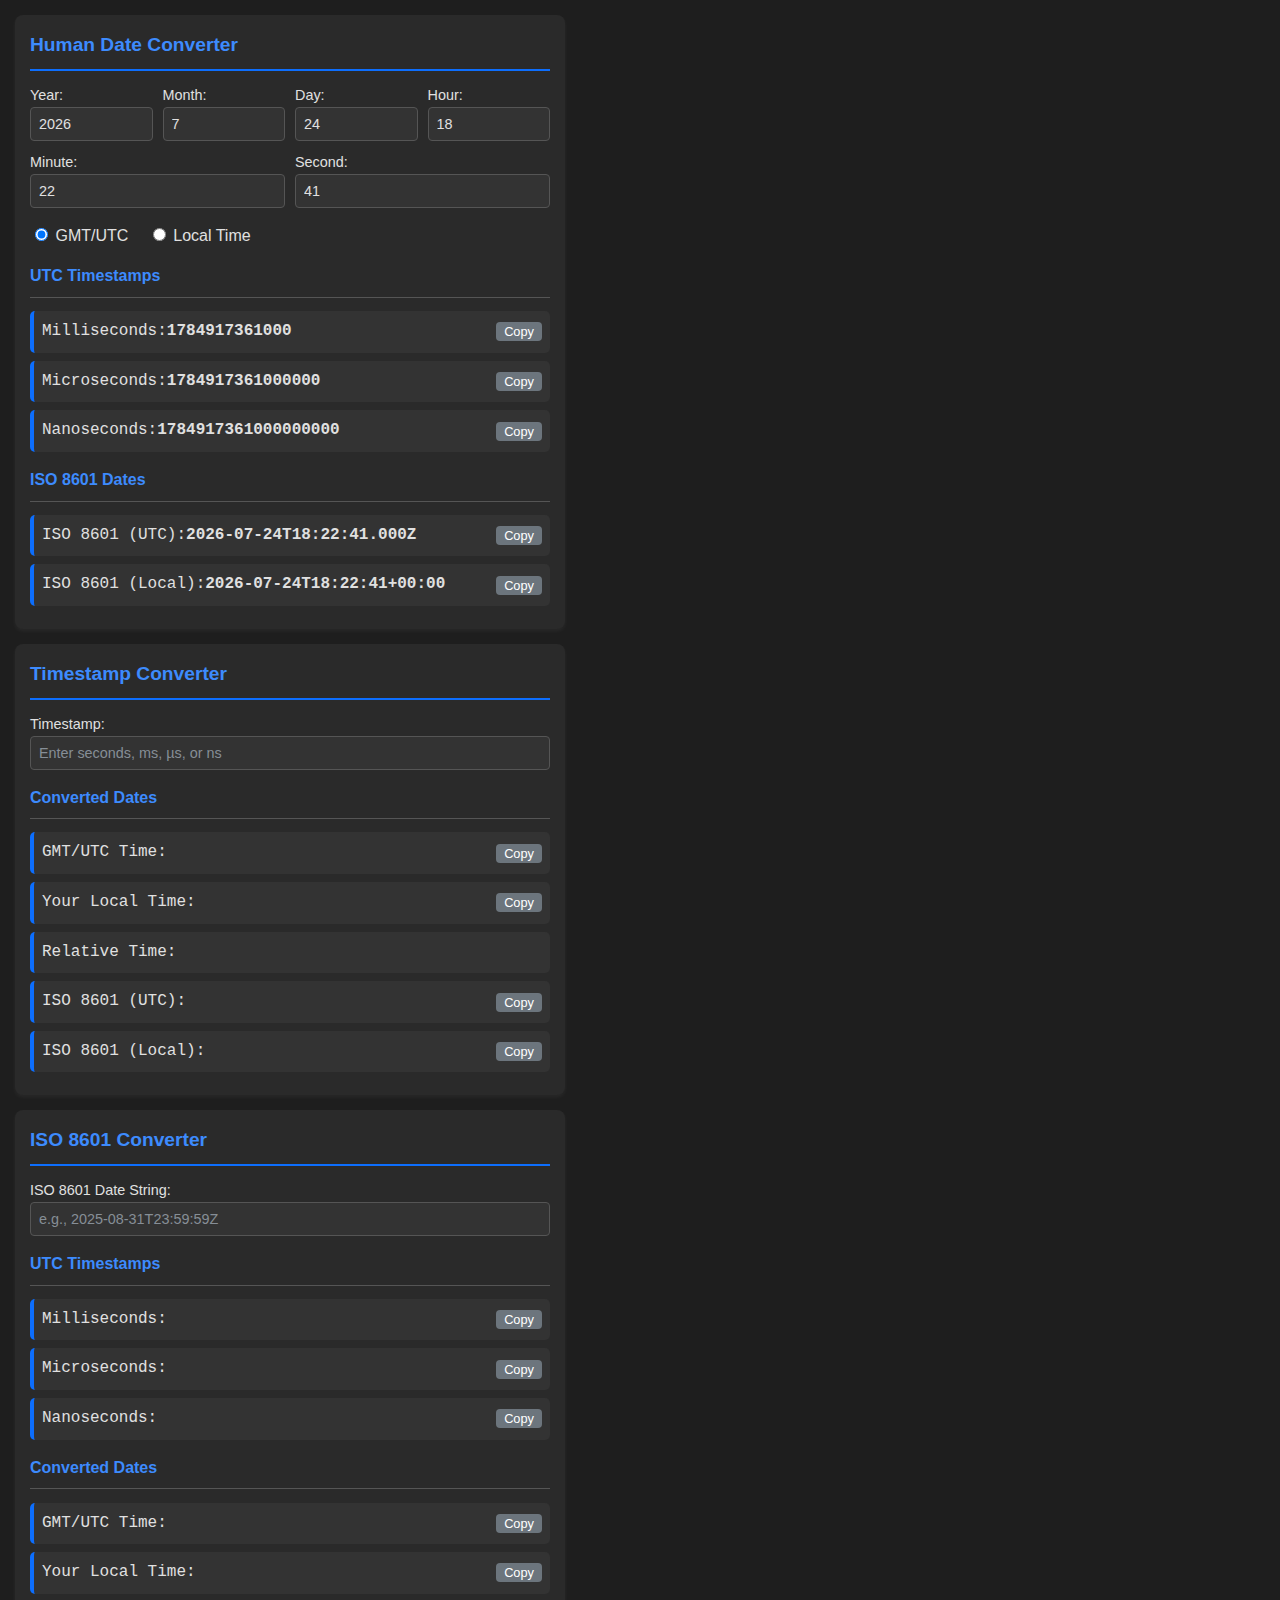
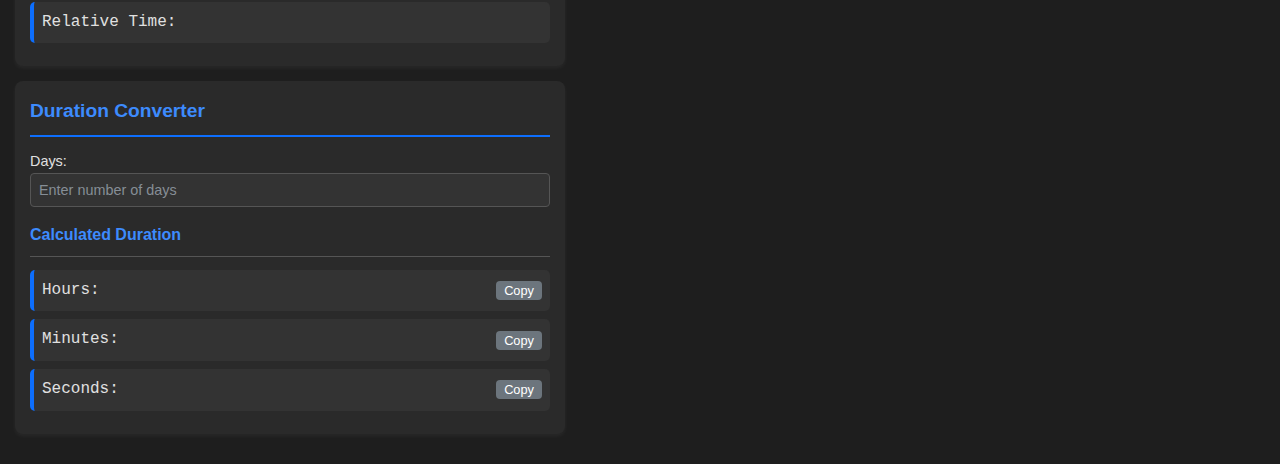
<file: extension/popup.html>
<!DOCTYPE html>
<html lang="en">
<head>
    <meta charset="UTF-8">
    <title>Time Tools Converter</title>
    <link rel="stylesheet" href="popup.css">
</head>
<body>

    <div class="card">
        <h1>Human Date Converter</h1>
        <div class="container">
            <label>Year: <input type="number" id="year" required></label>
            <label>Month: <input type="number" id="month" min="1" max="12" required></label>
            <label>Day: <input type="number" id="day" min="1" max="31" required></label>
            <label>Hour: <input type="number" id="hour" min="0" max="23" required></label>
            <label>Minute: <input type="number" id="minute" min="0" max="59" required></label>
            <label>Second: <input type="number" id="second" min="0" max="59" required></label>
        </div>
        <div class="radio-group">
            <input type="radio" id="tz_gmt" name="timezone_type" value="gmt" checked>
            <label for="tz_gmt">GMT/UTC</label>
            <input type="radio" id="tz_local" name="timezone_type" value="local">
            <label for="tz_local">Local Time</label>
        </div>
        <div id="hd_results">
            <h2>UTC Timestamps</h2>
            <p>Milliseconds: <span id="ms"></span><button class="copy-btn" data-target="ms">Copy</button></p>
            <p>Microseconds: <span id="us"></span><button class="copy-btn" data-target="us">Copy</button></p>
            <p>Nanoseconds: <span id="ns"></span><button class="copy-btn" data-target="ns">Copy</button></p>
            <h2>ISO 8601 Dates</h2>
            <p>ISO 8601 (UTC): <span id="hd_iso_utc"></span><button class="copy-btn" data-target="hd_iso_utc">Copy</button></p>
            <p>ISO 8601 (Local): <span id="hd_iso_local"></span><button class="copy-btn" data-target="hd_iso_local">Copy</button></p>
        </div>
    </div>

    <div class="card">
        <h1>Timestamp Converter</h1>
        <div class="container">
            <label>Timestamp: <input type="text" id="timestamp" placeholder="Enter seconds, ms, µs, or ns"></label>
        </div>
        <div id="ts_results">
            <h2>Converted Dates</h2>
            <p>GMT/UTC Time: <span id="gmt_time"></span><button class="copy-btn" data-target="gmt_time">Copy</button></p>
            <p>Your Local Time: <span id="local_time"></span><button class="copy-btn" data-target="local_time">Copy</button></p>
            <p>Relative Time: <span id="relative_time"></span></p>
            <p>ISO 8601 (UTC): <span id="ts_iso_utc"></span><button class="copy-btn" data-target="ts_iso_utc">Copy</button></p>
            <p>ISO 8601 (Local): <span id="ts_iso_local"></span><button class="copy-btn" data-target="ts_iso_local">Copy</button></p>
        </div>
    </div>

    <div class="card">
        <h1>ISO 8601 Converter</h1>
        <div class="container">
            <label>ISO 8601 Date String: <input type="text" id="iso_string" placeholder="e.g., 2025-08-31T23:59:59Z"></label>
        </div>
        <div id="iso_results">
            <h2>UTC Timestamps</h2>
            <p>Milliseconds: <span id="iso_ms"></span><button class="copy-btn" data-target="iso_ms">Copy</button></p>
            <p>Microseconds: <span id="iso_us"></span><button class="copy-btn" data-target="iso_us">Copy</button></p>
            <p>Nanoseconds: <span id="iso_ns"></span><button class="copy-btn" data-target="iso_ns">Copy</button></p>
            <h2>Converted Dates</h2>
            <p>GMT/UTC Time: <span id="iso_gmt_time"></span><button class="copy-btn" data-target="iso_gmt_time">Copy</button></p>
            <p>Your Local Time: <span id="iso_local_time"></span><button class="copy-btn" data-target="iso_local_time">Copy</button></p>
            <p>Relative Time: <span id="iso_relative_time"></span></p>
        </div>
    </div>

    <div class="card">
        <h1>Duration Converter</h1>
        <div class="container">
            <label>Days: <input type="number" id="days_input" placeholder="Enter number of days" min="0"></label>
        </div>
        <div id="duration_results">
            <h2>Calculated Duration</h2>
            <p>Hours: <span id="duration_hours"></span><button class="copy-btn" data-target="duration_hours">Copy</button></p>
            <p>Minutes: <span id="duration_minutes"></span><button class="copy-btn" data-target="duration_minutes">Copy</button></p>
            <p>Seconds: <span id="duration_seconds"></span><button class="copy-btn" data-target="duration_seconds">Copy</button></p>
        </div>
    </div>

    <script src="popup.js"></script>
</body>
</html>
</file>
<file: style.css>
:root {
    --bg-color: #f4f4f9;
    --text-color: #333;
    --card-bg-color: #fff;
    --nav-bg-color: #fff;
    --nav-hover-bg-color: #e9ecef;
    --input-bg-color: #fff;
    --input-border-color: #ccc;
    --results-bg-color: #e9ecef;
    --primary-color: #007bff;
    --primary-color-dark: #0056b3;
    --shadow-color: rgba(0,0,0,0.1);
    --link-color: #007bff;
    --ad-placeholder-color: #999;
    --placeholder-text-color: #6c757d;
}

body.dark-mode {
    --bg-color: #121212;
    --text-color: #e0e0e0;
    --card-bg-color: #1e1e1e;
    --nav-bg-color: #1e1e1e;
    --nav-hover-bg-color: #333;
    --input-bg-color: #333;
    --input-border-color: #555;
    --results-bg-color: #333;
    --primary-color: #0d6efd;
    --primary-color-dark: #3d8bfd;
    --shadow-color: rgba(255,255,255,0.05);
    --link-color: #3d8bfd;
    --ad-placeholder-color: #666;
    --placeholder-text-color: #868e96;
}

body {
    font-family: -apple-system, BlinkMacSystemFont, "Segoe UI", Roboto, Helvetica, Arial, sans-serif, "Apple Color Emoji", "Segoe UI Emoji", "Segoe UI Symbol";
    line-height: 1.6;
    padding: 20px;
    margin: 0;
    background-color: var(--bg-color);
    color: var(--text-color);
    transition: background-color 0.3s, color 0.3s;
}

nav {
    background-color: var(--nav-bg-color);
    padding: 10px 20px;
    border-radius: 8px;
    margin-bottom: 20px;
    box-shadow: 0 2px 4px var(--shadow-color);
}

nav ul {
    list-style-type: none;
    margin: 0;
    padding: 0;
    display: flex;
    gap: 20px;
    align-items: center;
}

nav ul li a {
    text-decoration: none;
    color: var(--link-color);
    font-weight: bold;
    padding: 5px 10px;
    border-radius: 5px;
    transition: background-color 0.3s;
}

nav ul li a:hover, nav ul li a.active {
    background-color: var(--nav-hover-bg-color);
}

h1, h2 {
    border-bottom: 2px solid var(--primary-color);
    padding-bottom: 10px;
    color: var(--primary-color-dark);
}

.card {
    background-color: var(--card-bg-color);
    padding: 20px;
    border-radius: 8px;
    margin-bottom: 20px;
    box-shadow: 0 2px 4px var(--shadow-color);
}

.container {
    display: flex;
    flex-wrap: wrap;
    gap: 15px;
    margin-bottom: 20px;
}

.container label {
    display: flex;
    flex-direction: column;
    flex: 1;
    min-width: 120px;
}

input[type="number"], input[type="text"], textarea {
    padding: 8px;
    font-size: 1em;
    border: 1px solid var(--input-border-color);
    border-radius: 4px;
    background-color: var(--input-bg-color);
    color: var(--text-color);
    font-family: inherit;
}

textarea {
    width: 100%;
    box-sizing: border-box;
    resize: vertical;
}

input::placeholder,
textarea::placeholder {
    color: var(--placeholder-text-color);
    opacity: 1; /* Firefox has a lower opacity for placeholders by default */
}

button {
    background-color: var(--primary-color);
    color: white;
    padding: 10px 15px;
    cursor: pointer;
    font-size: 1em;
    border: none;
    border-radius: 4px;
    transition: background-color 0.3s;
}

button:hover {
    background-color: var(--primary-color-dark);
}

.copy-btn {
    background-color: #6c757d;
    color: white;
    padding: 2px 8px;
    font-size: 0.8em;
    border: none;
    border-radius: 4px;
    cursor: pointer;
    margin-left: 10px;
    vertical-align: middle;
}

.copy-btn:hover {
    background-color: #5a6268;
}

.ad-placeholder {
    border: 2px dashed var(--input-border-color);
    padding: 20px;
    text-align: center;
    margin: 20px 0;
    background-color: var(--card-bg-color);
    color: var(--ad-placeholder-color);
}

#results p, #ts_results p, #iso_results p, #iso_date_results p, #date_to_iso_results p, #hd_results p, #duration_results p {
    background-color: var(--results-bg-color);
    padding: 10px;
    border-radius: 5px;
    font-family: 'Courier New', Courier, monospace;
    word-wrap: break-word;
    border-left: 4px solid var(--primary-color);
    display: flex;
    justify-content: space-between;
    align-items: center;
}

#results span, #ts_results span, #iso_results span, #iso_date_results span, #date_to_iso_results span, #hd_results span, #duration_results span {
    font-weight: bold;
    flex-grow: 1;
    margin-right: 10px;
}

#theme-toggle {
    background-color: transparent;
    border: 1px solid var(--input-border-color);
    color: var(--text-color);
    padding: 5px 10px;
    border-radius: 20px;
    cursor: pointer;
    font-size: 1.2em;
    line-height: 1;
}

.theme-toggle-container {
    margin-left: auto;
}

.page-wrapper {
    display: flex;
    justify-content: center;
    gap: 20px;
}

.content-wrapper {
    max-width: 900px;
    width: 100%;
}

.side-ad {
    width: 160px;
    flex-shrink: 0;
    border: 2px dashed var(--input-border-color);
    padding: 20px;
    text-align: center;
    background-color: var(--card-bg-color);
    color: var(--ad-placeholder-color);
    height: fit-content;
}

.ad-container {
    display: none; /* Hide ad containers by default */
}

body.ads-active .ad-placeholder.ad-container,
body.ads-active .side-ad.ad-container {
    display: block; /* Show ad containers when ads are active */
}

@media (max-width: 1200px) {
    body.ads-active .side-ad.ad-container {
        display: none; /* Still hide side ads on smaller screens */
    }
}
</file>
<file: extension/popup.css>
:root {
    --bg-color: #1e1e1e;
    --text-color: #e0e0e0;
    --card-bg-color: #2a2a2a;
    --input-bg-color: #333;
    --input-border-color: #555;
    --results-bg-color: #333;
    --primary-color: #0d6efd;
    --primary-color-dark: #3d8bfd;
    --shadow-color: rgba(255,255,255,0.05);
    --placeholder-text-color: #868e96;
}

body {
    font-family: -apple-system, BlinkMacSystemFont, "Segoe UI", Roboto, Helvetica, Arial, sans-serif;
    line-height: 1.6;
    background-color: var(--bg-color);
    color: var(--text-color);
    width: 550px;
    padding: 15px;
    margin: 0;
}

h1, h2 {
    border-bottom: 2px solid var(--primary-color);
    padding-bottom: 8px;
    margin-top: 0;
    font-size: 1.2em;
    color: var(--primary-color-dark);
}

h2 {
    font-size: 1em;
    margin-top: 15px;
    border-bottom: 1px solid var(--input-border-color);
}

.card {
    background-color: var(--card-bg-color);
    padding: 15px;
    border-radius: 8px;
    margin-bottom: 15px;
    box-shadow: 0 2px 4px var(--shadow-color);
}

.container {
    display: flex;
    flex-wrap: wrap;
    gap: 10px;
    margin-bottom: 15px;
}

.container label {
    display: flex;
    flex-direction: column;
    flex: 1;
    min-width: 100px;
    font-size: 0.9em;
}

input[type="number"], input[type="text"] {
    padding: 8px;
    font-size: 1em;
    border: 1px solid var(--input-border-color);
    border-radius: 4px;
    background-color: var(--input-bg-color);
    color: var(--text-color);
    width: 100%;
    box-sizing: border-box;
}

input::placeholder {
    color: var(--placeholder-text-color);
    opacity: 1;
}

.radio-group {
    margin-bottom: 15px;
}
.radio-group label {
    margin-right: 15px;
}

.copy-btn {
    background-color: #6c757d;
    color: white;
    padding: 2px 8px;
    font-size: 0.8em;
    border: none;
    border-radius: 4px;
    cursor: pointer;
    margin-left: 10px;
    vertical-align: middle;
}

.copy-btn:hover {
    background-color: #5a6268;
}

p {
    background-color: var(--results-bg-color);
    padding: 8px;
    border-radius: 5px;
    font-family: 'Courier New', Courier, monospace;
    word-wrap: break-word;
    border-left: 4px solid var(--primary-color);
    display: flex;
    justify-content: space-between;
    align-items: center;
    margin: 8px 0;
}

span {
    font-weight: bold;
    flex-grow: 1;
    margin-right: 10px;
}

@keyframes highlight {
    from { background-color: var(--primary-color-dark); }
    to { background-color: var(--results-bg-color); }
}
p.highlight-animation {
    animation: highlight 0.7s ease-out;
}
</file>
